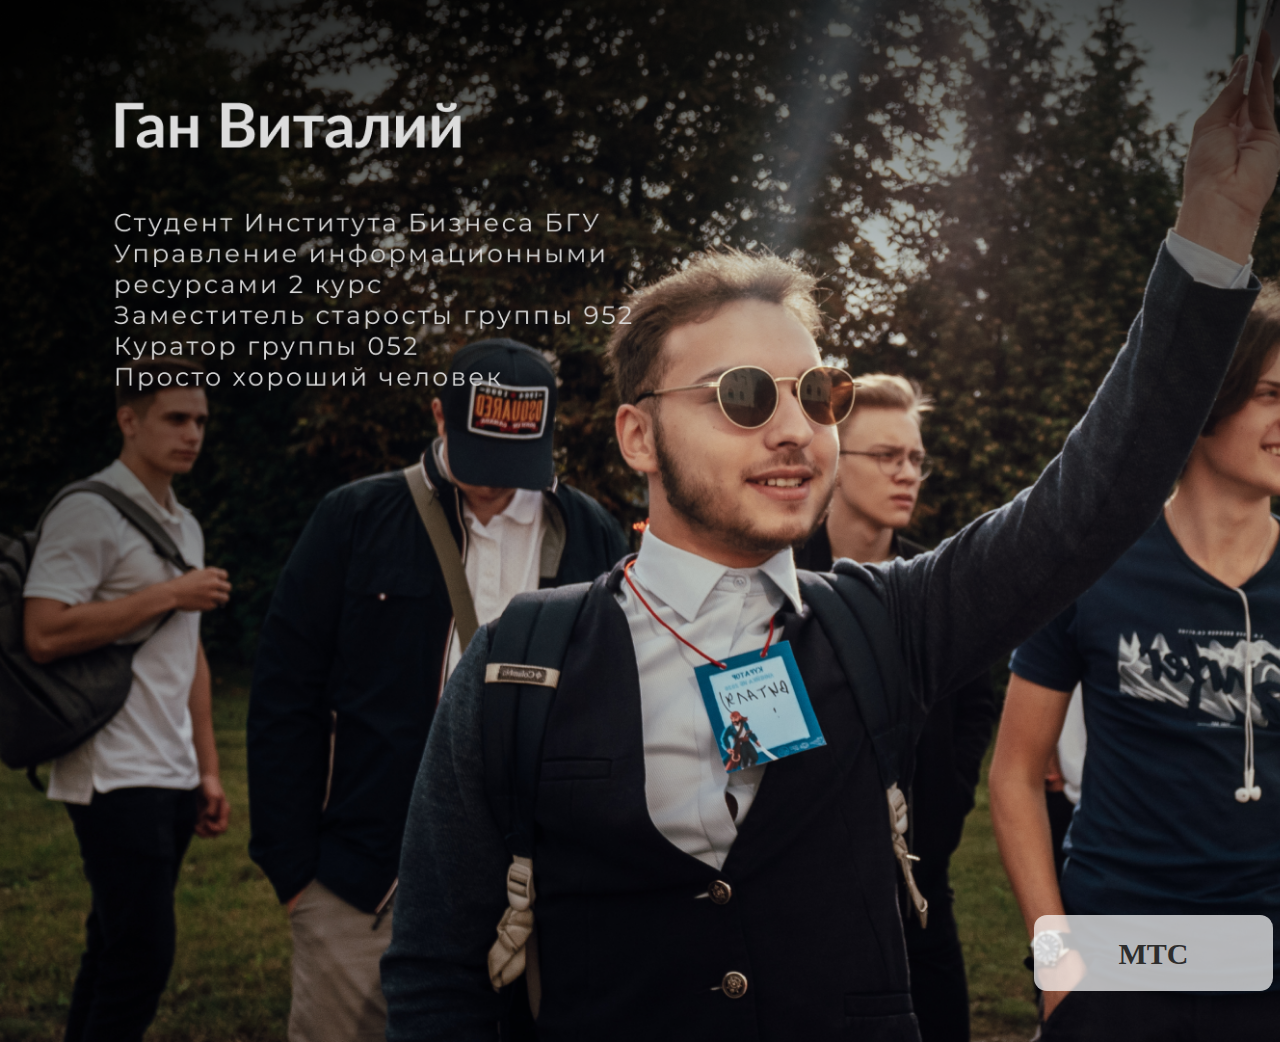
<file: index.html>
<!DOCTYPE html>
<html lang="en">
<head>
  <meta charset="UTF-8">
  <meta name="viewport" content="width=device-width, initial-scale=1.0">
  <meta http-equiv="X-UA-Compatible" content="ie=edge">
  <link rel="preconnect" href="https://fonts.gstatic.com">
  <link href="https://fonts.googleapis.com/css2?family=Open+Sans:wght@400;700&display=swap" rel="stylesheet">
  <link rel="stylesheet" href="style.css">
  <title>Document</title>
</head>
<body>
  <img src="йа.png" alt="" class="ja">
<button class="mts">MTC</button>
<button class="ai">AI</button>
<button class="cr">CR</button>
</body>
</html>
</file>
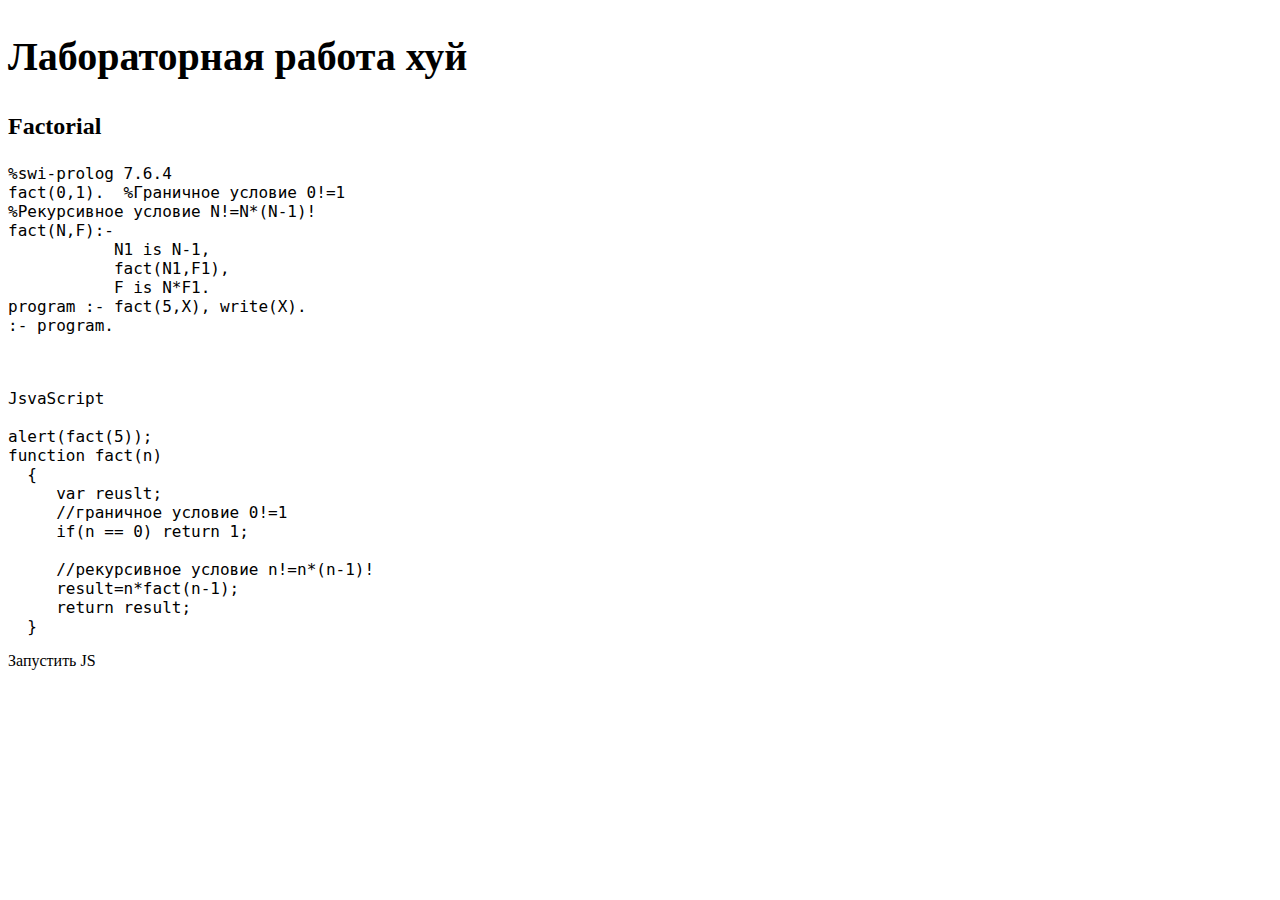
<file: A1.html>
<!DOCTYPE html>
<html lang="en">
<head>
  <meta charset="UTF-8">
  <meta name="viewport" content="width=device-width, initial-scale=1.0">
  <meta http-equiv="X-UA-Compatible" content="ie=edge">
  <title>Document</title>
</head>
<body>
   <div class = lr>
        <h2 style="color: black; font-size: 40px;">Лабораторная работа хуй</h2>
        <h3 style="color: black; font-size: 24px;">Factorial</h3>
        <pre style="font-size: 16px;">
<font color="black">%swi-prolog 7.6.4</font>
fact(0,1).  <font color="black">%Граничное условие 0!=1</font>
<font color="black">%Рекурсивное условие N!=N*(N-1)!</font>
fact(N,F):- 
           N1 is N-1,
           fact(N1,F1),
           F is N*F1.
program :- fact(5,X), write(X).
:- program.
        </pre>
        <pre style="font-size: 16px;">

<font color="black">JsvaScript</font> 

alert(fact(5));
function fact(n) 
  {
     var reuslt;
     <font color="black">//граничное условие 0!=1</font>
     if(n == 0) return 1;

     <font color="black">//рекурсивное условие n!=n*(n-1)!</font>
     result=n*fact(n-1);
     return result;
  }
</pre>
<p style="font-size: 16px; font-color: blue;"><div id="js" name="a" OnClick="a();">Запустить JS</div></p>
     <script>
       function a()
{
            x = prompt("Введите натуральное число");
            if (x >= 0)
            {
                alert(x + "! = " + fact(x));
            }
            else
            {
                alert("Invalid input!");
            }
            function fact(n)
            {
                if (n == 0) return 1;
                var result;
                result = n * fact(n - 1);
                return result;
            }
}
     </script>
</body>
</html>
</file>
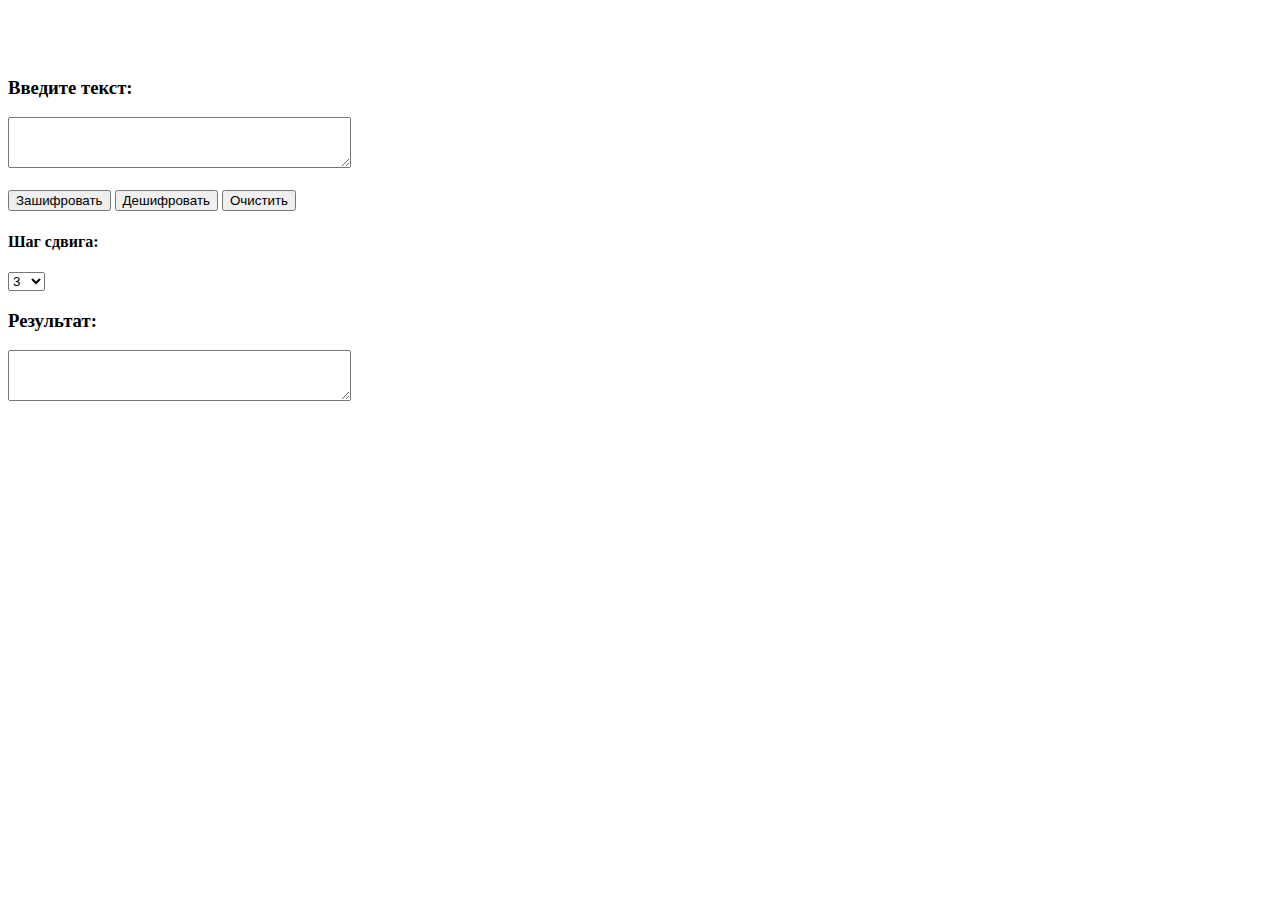
<file: Cr.html>
<!DOCTYPE html>
<html lang="en">
<head>
  <meta charset="UTF-8">
  <meta name="viewport" content="width=device-width, initial-scale=1.0">
  <meta http-equiv="X-UA-Compatible" content="ie=edge">

  <title>Document</title>
  <style>
  body {
    padding-top: 50px;
  }
  #output {
    outline: none;
  }

  </style>
</head>
<body>
  <div class="container">
    <div class="row justify-content-around">
      <div class="col-md-6">
        <div id="encrypt-block">
          <h3>Введите текст: </h3>
          <textarea name="user-text" id="text-to-work" cols="40" rows="3"></textarea>
          <br><br>
          <div class="form-group">
            <button class="btn btn-primary" id="encrypt-btn">Зашифровать</button>
            <button class="btn btn-primary" id="decrypt-btn">Дешифровать</button>
            <button class="btn btn-danger" id="btn-reset">Очистить</button>
          </div>
          <h4>Шаг сдвига:</h4>
          <select name="user_step" id="encrypt-step" size="1">
            <option>1</option>
            <option>2</option>
            <option selected>3</option>
            <option>4</option>
            <option>5</option>
            <option>6</option>
            <option>7</option>
            <option>8</option>
            <option>9</option>
            <option>10</option>
            <option>11</option>
            <option>12</option>
            <option>13</option>
            <option>14</option>
          </select>
        </div>
      </div>
      <div class="col-md-6">
          <h3>Результат:</h3>
          <textarea readonly id="output" cols="40" rows="3"></textarea>
      </div>
    </div>
  </div>
   <script>window.addEventListener('DOMContentLoaded', function() {

     var UserText = document.getElementById('text-to-work');
     var UserSelectStap = document.getElementById('encrypt-step');
     var UserStep = Number(UserSelectStap.value);
     var result = document.getElementById('output');
     var Encrypt = document.getElementById('encrypt-btn');
     var Decrypt = document.getElementById('decrypt-btn');
     var Reset = document.getElementById('btn-reset');
     var TextToWork;
     var pos;

     var OtherSymbols = [' ',',','.',':',';','!','?','-','_','=','+','(',')','[',']','@','`',"'",'"','<','>','|','/','%','$','^','&','*','~'];
     var Numbers = ['0','1','2','3','4','5','6','7','8','9'];
     var RusAlfUp = ['А', 'Б', 'В', 'Г', 'Д', 'Е', 'Ё', 'Ж', 'З', 'И', 'Й', 'К', 'Л', 'М', 'Н', 'О', 'П', 'Р', 'С', 'Т', 'У', 'Ф', 'Х', 'Ц', 'Ч', 'Ш', 'Щ', 'Ъ', 'Ы', 'Ь', 'Э', 'Ю', 'Я'];
     var RusAlfLower = ['а', 'б', 'в', 'г', 'д', 'е', 'ё', 'ж', 'з', 'и', 'й', 'к', 'л', 'м', 'н', 'о', 'п', 'р', 'с', 'т', 'у', 'ф', 'х', 'ц', 'ч', 'ш', 'щ', 'ъ', 'ы', 'ь', 'э', 'ю', 'я'];
     var EngAlfUp = ['A','B','C','D','E','F','G','H','I','J','K','L','M','N','O','P','Q','R','S','T','U','V','W','X','Y','Z'];
     var EngAlfLower = ['a','b','c','d','e','f','g','h','i','j','k','l','m','m','o','p','q','r','s','t','u','v','w','x','y','z'];

     var RusAlfUpEncrypt = Array(33);
     var RusAlfLowerEncrypt = Array(33);
     var EngAlfUpEncrypt = Array(26);
     var EngAlfLowerEncrypt = Array(26);

     var NumbersEncrypt = Array(10);

     initEncrypt();

     UserSelectStap.addEventListener('change', function() {
       UserStep = Number(this.value);
       initEncrypt();
     });

     function initEncrypt() {
       RusAlfUpEncrypt = CezarEncrypt(UserStep, RusAlfUp);
       RusAlfLowerEncrypt = CezarEncrypt(UserStep, RusAlfLower);
       NumbersEncrypt = CezarEncrypt(UserStep, Numbers);
       EngAlfUpEncrypt = CezarEncrypt(UserStep, EngAlfUp);
       EngAlfLowerEncrypt = CezarEncrypt(UserStep, EngAlfLower);
     }

     function CezarEncrypt(stap, arr) {
       var CopyAlf = arr.slice();
       var i = 0;

       while ((i + stap) < (CopyAlf.length)) {
         var buff = CopyAlf[i];
         CopyAlf[i] = CopyAlf[i + stap];
         CopyAlf[i + stap] = buff;
         i++;
       }
       return CopyAlf;
     }



     function contains(symb, arr) {
       var letter = symb;
       pos = 0;
       for (var i = 0; i < arr.length; i++) {
         if (letter === arr[i]) {
           pos = i;
           return true;
           break;
         }
       }
     }

     function encrypt(text) {
       var result = '';
       for (var i = 0; i <= text.length; i++) {
         var symbol = text[i];
         if (contains(symbol, OtherSymbols)) {
           result += symbol;
         }
         if (contains(symbol, Numbers)) {
           symbol = NumbersEncrypt[pos];
           result += symbol;
         }
         if (contains(symbol, RusAlfUp)) {
             symbol = RusAlfUpEncrypt[pos];
             result += symbol;
         }
         if ((contains(symbol, RusAlfLower))) {
             symbol = RusAlfLowerEncrypt[pos];
             result += symbol;
         }
         if (contains(symbol, EngAlfUp)) {
             symbol = EngAlfUpEncrypt[pos];
             result += symbol;
         }
         if ((contains(symbol, EngAlfLower))) {
             symbol = EngAlfLowerEncrypt[pos];
             result += symbol;
         }

       }
       return result;
     }

     function decrypt(text) {
       var result = '';
       for (var i = 0; i <= text.length; i++) {
         var symbol = text[i];
         if (contains(symbol, OtherSymbols)) {
           result += symbol;
         }
         if (contains(symbol, NumbersEncrypt)) {
           symbol = Numbers[pos];
           result += symbol;
         }
         if (contains(symbol, RusAlfUpEncrypt)) {
             symbol = RusAlfUp[pos];
             result += symbol;
         }
         if ((contains(symbol, RusAlfLowerEncrypt))) {
             symbol = RusAlfLower[pos];
             result += symbol;
         }
         if (contains(symbol, EngAlfUpEncrypt)) {
             symbol = EngAlfUp[pos];
             result += symbol;
         }
         if ((contains(symbol, EngAlfLowerEncrypt))) {
             symbol = EngAlfLower[pos];
             result += symbol;
         }

       }
       return result;
     }

     Encrypt.addEventListener('click', function() {
       TextToWork = UserText.value;
       result.value = encrypt(TextToWork);
     });
     Decrypt.addEventListener('click', function() {
       TextToWork = UserText.value;
       result.value = decrypt(TextToWork);
     });
     Reset.addEventListener('click', function() {
       UserText.value = '';
       result.value = '';
     });

   });
</script>
</body>
</html>
</file>
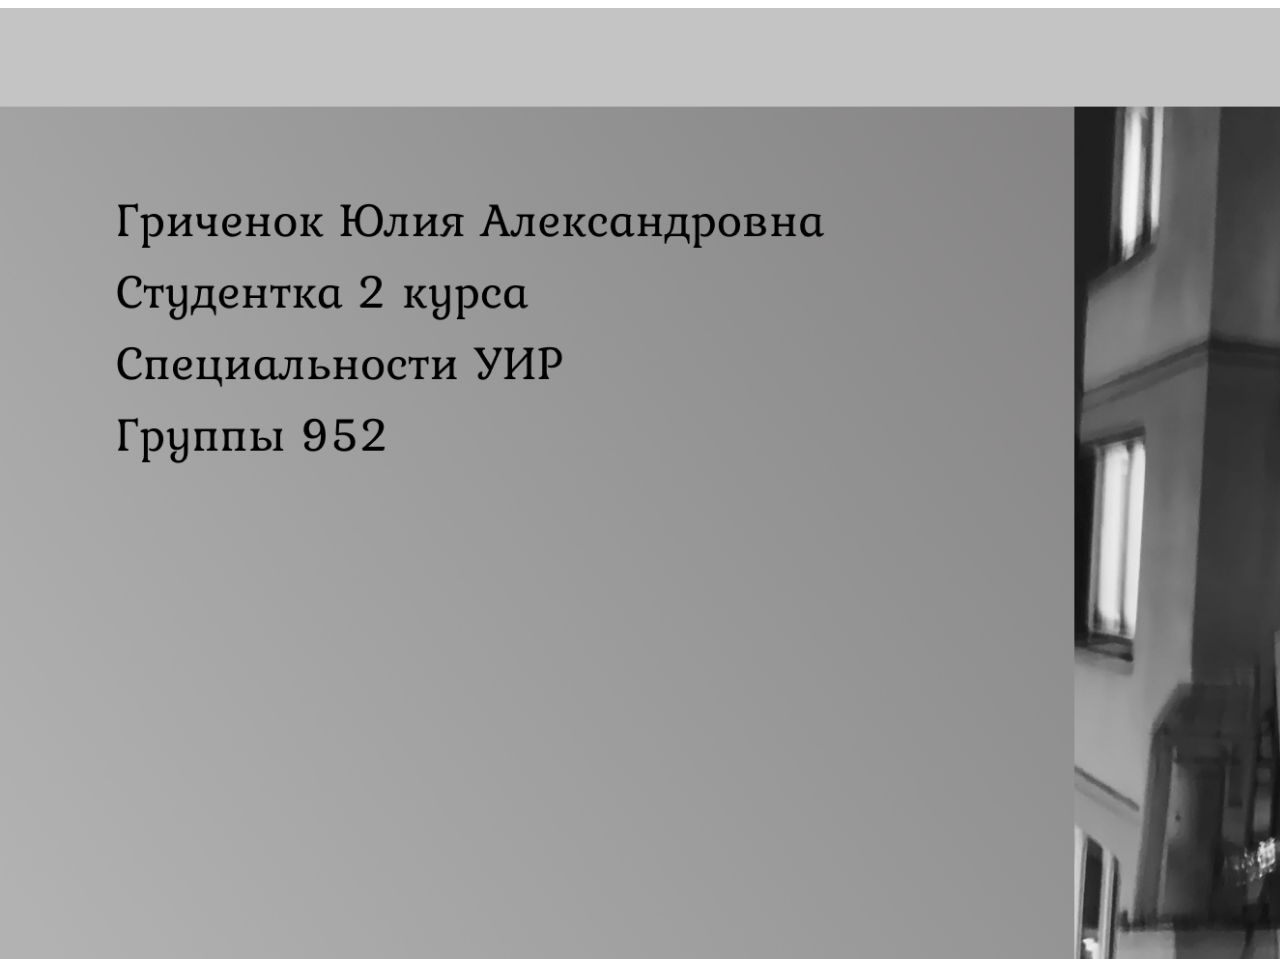
<file: index1.html>
<html lang="en">
<head>
  <meta charset="UTF-8">
  <meta name="viewport" content="width=device-width, initial-scale=1.0">
  <meta http-equiv="X-UA-Compatible" content="ie=edge">
  <link rel="preconnect" href="https://fonts.gstatic.com">
  <link href="https://fonts.googleapis.com/css2?family=Open+Sans:wght@400;700&display=swap" rel="stylesheet">
  <link rel="stylesheet" href="style1.css">
  <title>Document</title>
</head>
<body>
  <img src="Frame 1.png" alt="" class="ja">

</body>
</html>
</file>
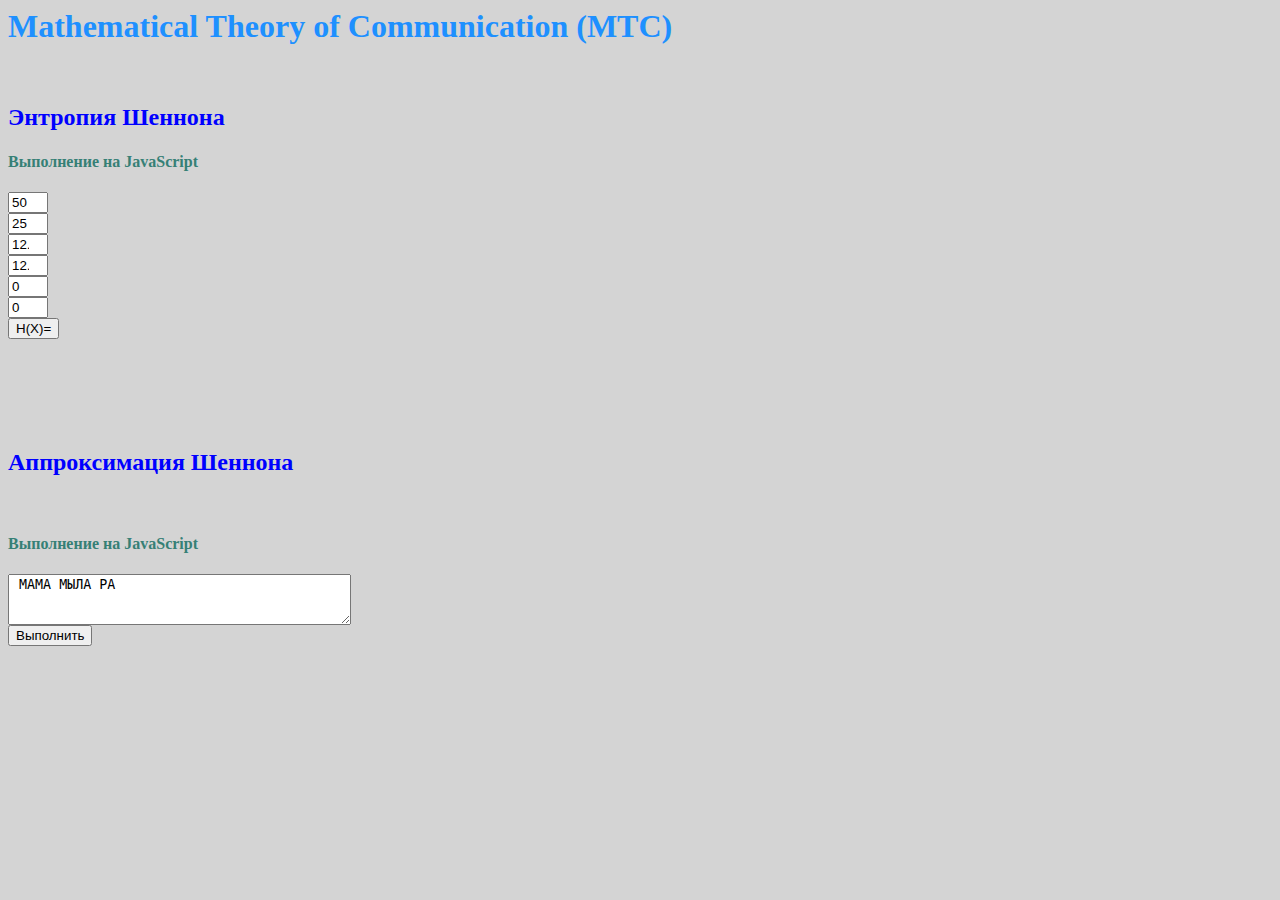
<file: MTC.html>
<html lang="en">
<head>
    <meta charset="UTF-8">
    <meta http-equiv="X-UA-Compatible" content="IE=edge">
    <meta name="viewport" content="width=device-width, initial-scale=1.0">
    <title>MTC</title>
    <link rel="shortcut icon" href="bn.png" type="image/x-icon">
</head>
<body style="background: #d4d4d4;">
    <header>
        
    </header>
    <h1 style="color: #1E90FF;">Mathematical Theory of Communication (MTC)</h1><br>
    <div id="Shannon">
        <h2 style="color: #0000FF;">Энтропия Шеннона</h2>
        <h4 style="color: rgb(54, 128, 118);">Выполнение на JavaScript</h4>
        <div style="background-color: #bdcfcf; margin-right: 1555px;">
        <input type="number" id="t1" size="2" value="50" style="width: 40px;">
        <input type="number" id="t2" size="2" value="25" style="width: 40px;">
        <input type="number" id="t3" size="2" value="12.5" style="width: 40px;">
        <input type="number" id="t4" size="2" value="12.5" style="width: 40px;">
        <input type="number" id="t5" size="2" value="0" style="width: 40px;">
        <input type="number" id="t6" size="2" value="0" style="width: 40px;">
        <input type="button" id="buttn" onclick="Do()" value="H(X)=">
        <span id="entropy"></span><br><br>
        <script>
            
function Do() {
    var entr = new Array(6);
entr[0] = parseInt(document.getElementById("t1").value);
entr[1] = parseInt(document.getElementById("t2").value);
entr[2] = parseInt(document.getElementById("t3").value);
entr[3] = parseInt(document.getElementById("t4").value);
entr[4] = parseInt(document.getElementById("t5").value);
entr[5] = parseInt(document.getElementById("t6").value);
var n = 0;
var s = 0;
for (i = 0; i < 6; i++) {
    s += entr[i];
    if (entr[i] > 0)
    {
    n++;
    } 
}
var x = 0;
var px = new Array(n);
var j = 0;

for (i = 0; i < 6; i++) {
    if (entr[i] > 0) px[j++] = entr[i] / s;

}

var entropy = 0;
for (j = 0; j < n; j++) {
    entropy += px[j] * Math.log2(1 / px[j]);
}
document.getElementById("entropy").innerHTML = entropy;       
}

        </script>
        </div>
    </div><br><br><br>

    <div id="Approximation">

        <h2 style="color: #0000FF;">Аппроксимация Шеннона</h2><br>
        
        <h4 style="color: rgb(54, 128, 118);">Выполнение на JavaScript</h4>

        <div style="background-color: #bdcfcf; margin-right: 1435px;">
        
        <textarea name="usrtxt" id="" cols="40" rows="3" wrap="hard"> МАМА МЫЛА РА </textarea><br>
        <input type="button" onclick="Go()" value="Выполнить" size="333">
        <span id="demo"></span>
        <script>
            var arr = new Array();
            function Find(X)
            {
                for(j=0; j<arr.length;j++)
                {
                    if (arr[j].letters==X)
                {
                    arr[j].cols=parseInt(arr[j].cols)+1;
                    return;
                }
                }
                var car = {letters:X, cols:"1"};
                arr.push(car);
                return;
            }

            function Go()
            {
                var str = document.getElementsByName("usrtxt")[0].value;
                arr= new Array();
                var ar = str.split("").filter((i) => i !== ' ');
                for(i=0;i<ar.length-1;i++)
                {
                    Find(ar[i]);
                }
                for(j=0; j<arr.length; j++)
                {
                    document.getElementById("demo").innerHTML +=
                    "<br><font color='#800000'>"+arr[j].letters+
                    "</font>-<font color='#2E8B57'>" +
                    arr[j].cols+"</font><br><br>";
                }
            }
        </script>

</div>
    </div>
    
</body>
</html>
</file>
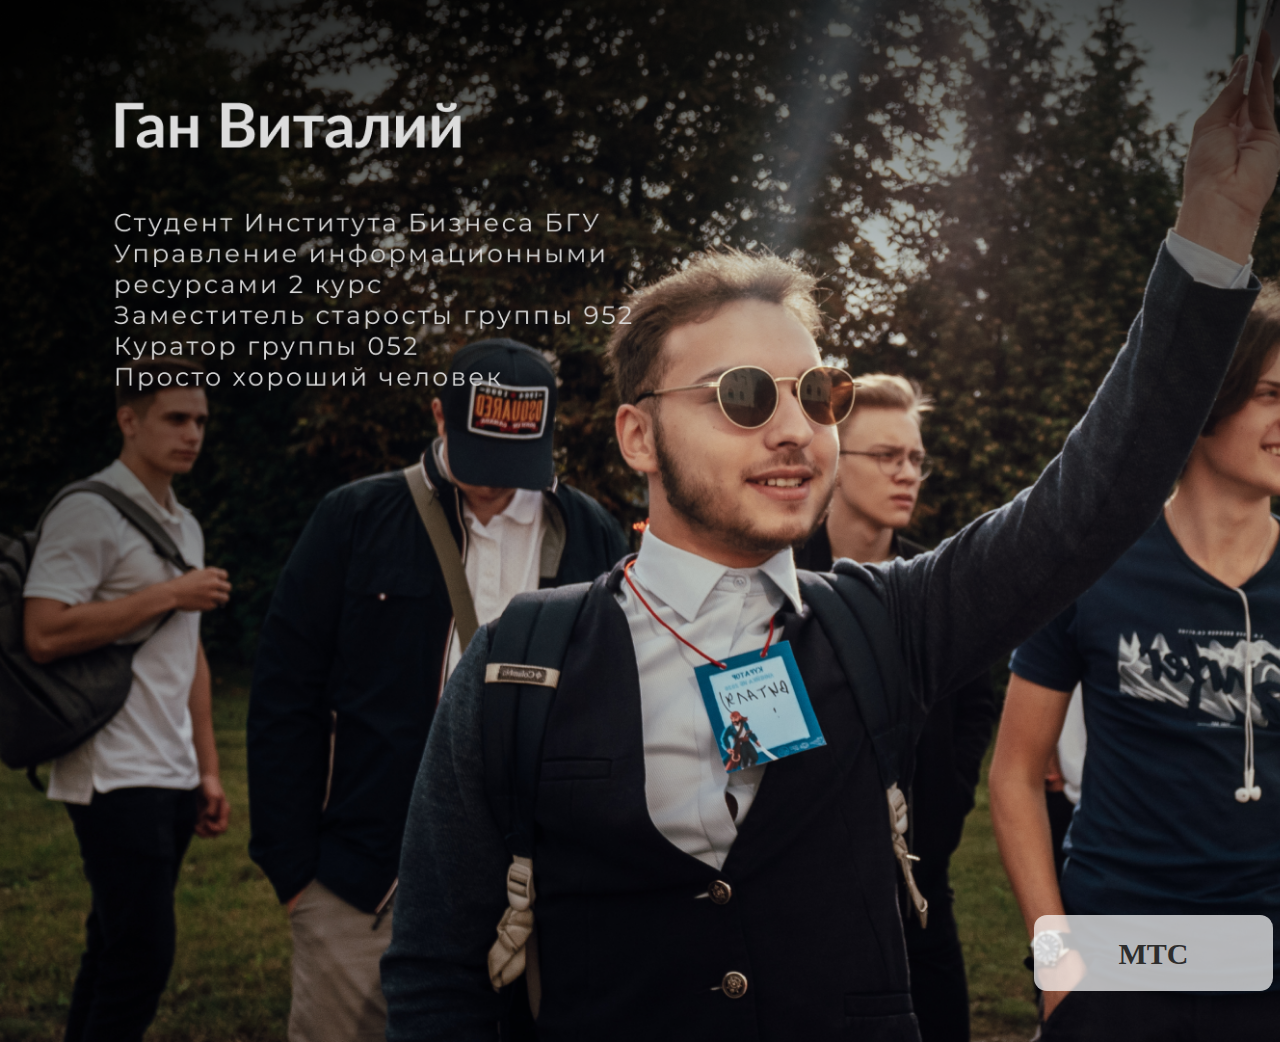
<file: сайт.html>
<!DOCTYPE html>
<html lang="en">
<head>
  <meta charset="UTF-8">
  <meta name="viewport" content="width=device-width, initial-scale=1.0">
  <meta http-equiv="X-UA-Compatible" content="ie=edge">
  <link rel="preconnect" href="https://fonts.gstatic.com">
  <link href="https://fonts.googleapis.com/css2?family=Open+Sans:wght@400;700&display=swap" rel="stylesheet">
  <link rel="stylesheet" href="style.css">
  <title>Document</title>
</head>
<body>
  <img src="йа.png" alt="" class="ja">
<button class="mts">MTC</button>
<a href="A1.html"><button class="ai">AI</button></a>
<a href="Cr.html"><button class="cr">CR</button></a>
</body>
</html>
</file>
<file: style.css>
body{
  position: relative;
  width: 99%;
  height: 99%;
  background-color: #252525;
  background-repeat: no-repeat;
  background-size: 100%;
  margin: 0px;
}
h1{
  position: absolute;
  width: 405px;
  height: 85px;
  left: 118px;
  top: 0px;

  font-family: Playfair Display;
  font-style: normal;
  font-weight: bold;
  font-size: 64px;
  line-height: 85px;

  color: #DCDCDC;
}

.ja{
  position: absolute;
  width: 1850px;
  top: 0px;
}

.mts{
  position: absolute;
  width: 239px;
  height: 76px;
  left: 1034px;
  top: 915px;



}

.ai{
  position: absolute;
  width: 239px;
  height: 76px;
  left: 1298px;
  top: 915px;



}

.cr{
  position: absolute;
  width: 239px;
  height: 76px;
  left: 1562px;
  top: 915px;



}

button{

  font-family: Montserrat;
  font-style: normal;
  font-weight: 600;
  font-size: 30px;
  line-height: 37px;


  color: #2D2D2D;

  background: rgba(255, 255, 255, 0.7);
  border-radius: 13px;
  border: none;
}
</file>
<file: style1.css>
.ja{
  position: absolute;
  width: 1855px;
  height: 984px
  top: 0px;
  left: 0px;
}
.mts{
  position: absolute;
  left: 300px;
  top: 20px;
}
.ai{
  position: absolute;
  left: 800px;
  top: 20px;
}
.cr{
  position: absolute;
  left: 1200px;
  top: 20px;
}
button{
  font-family: Montserrat;
  font-style: normal;
  font-weight: 600;
  font-size: 30px;
  line-height: 37px;
  color: #2D2D2D;

  background: #D7D7D7;
  border: 3px solid #040404;
  box-sizing: border-box;
  border-radius: 50px;

  width: 250px;
  height: 80px;
}
</file>
